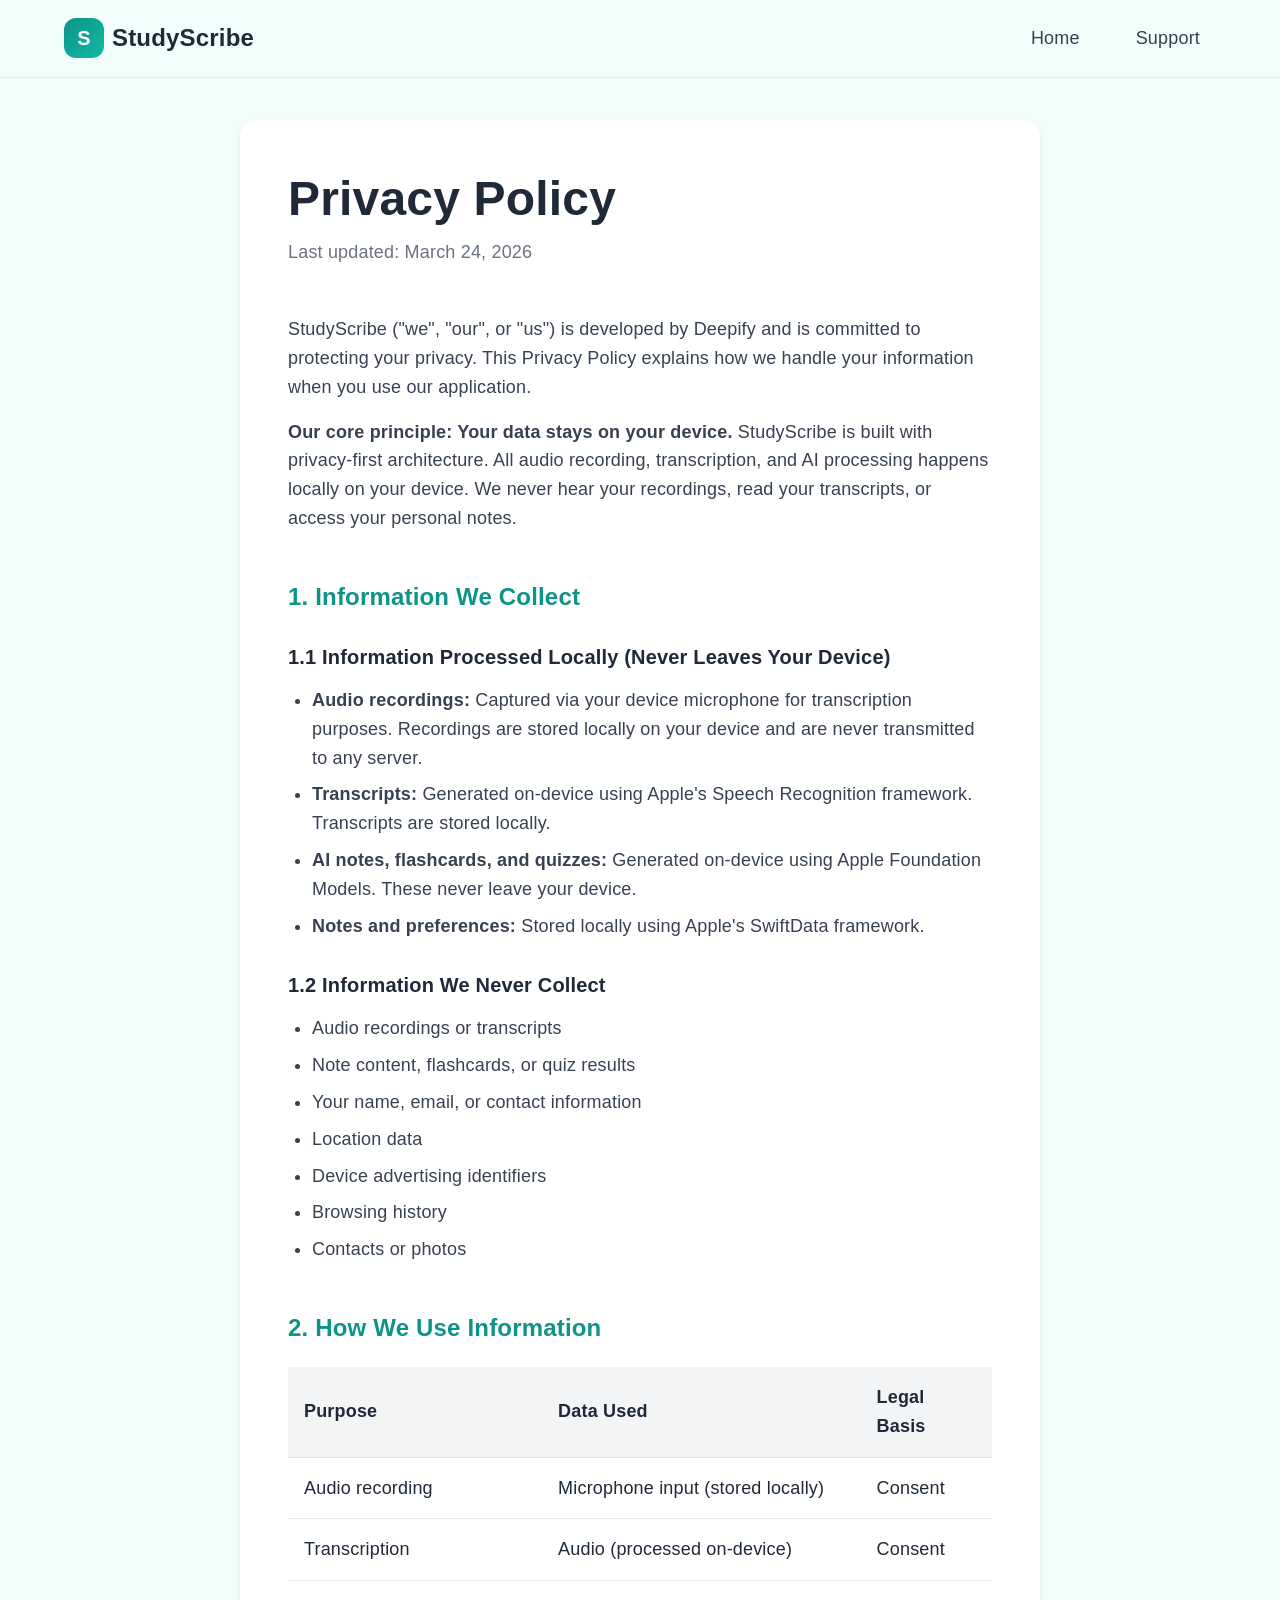
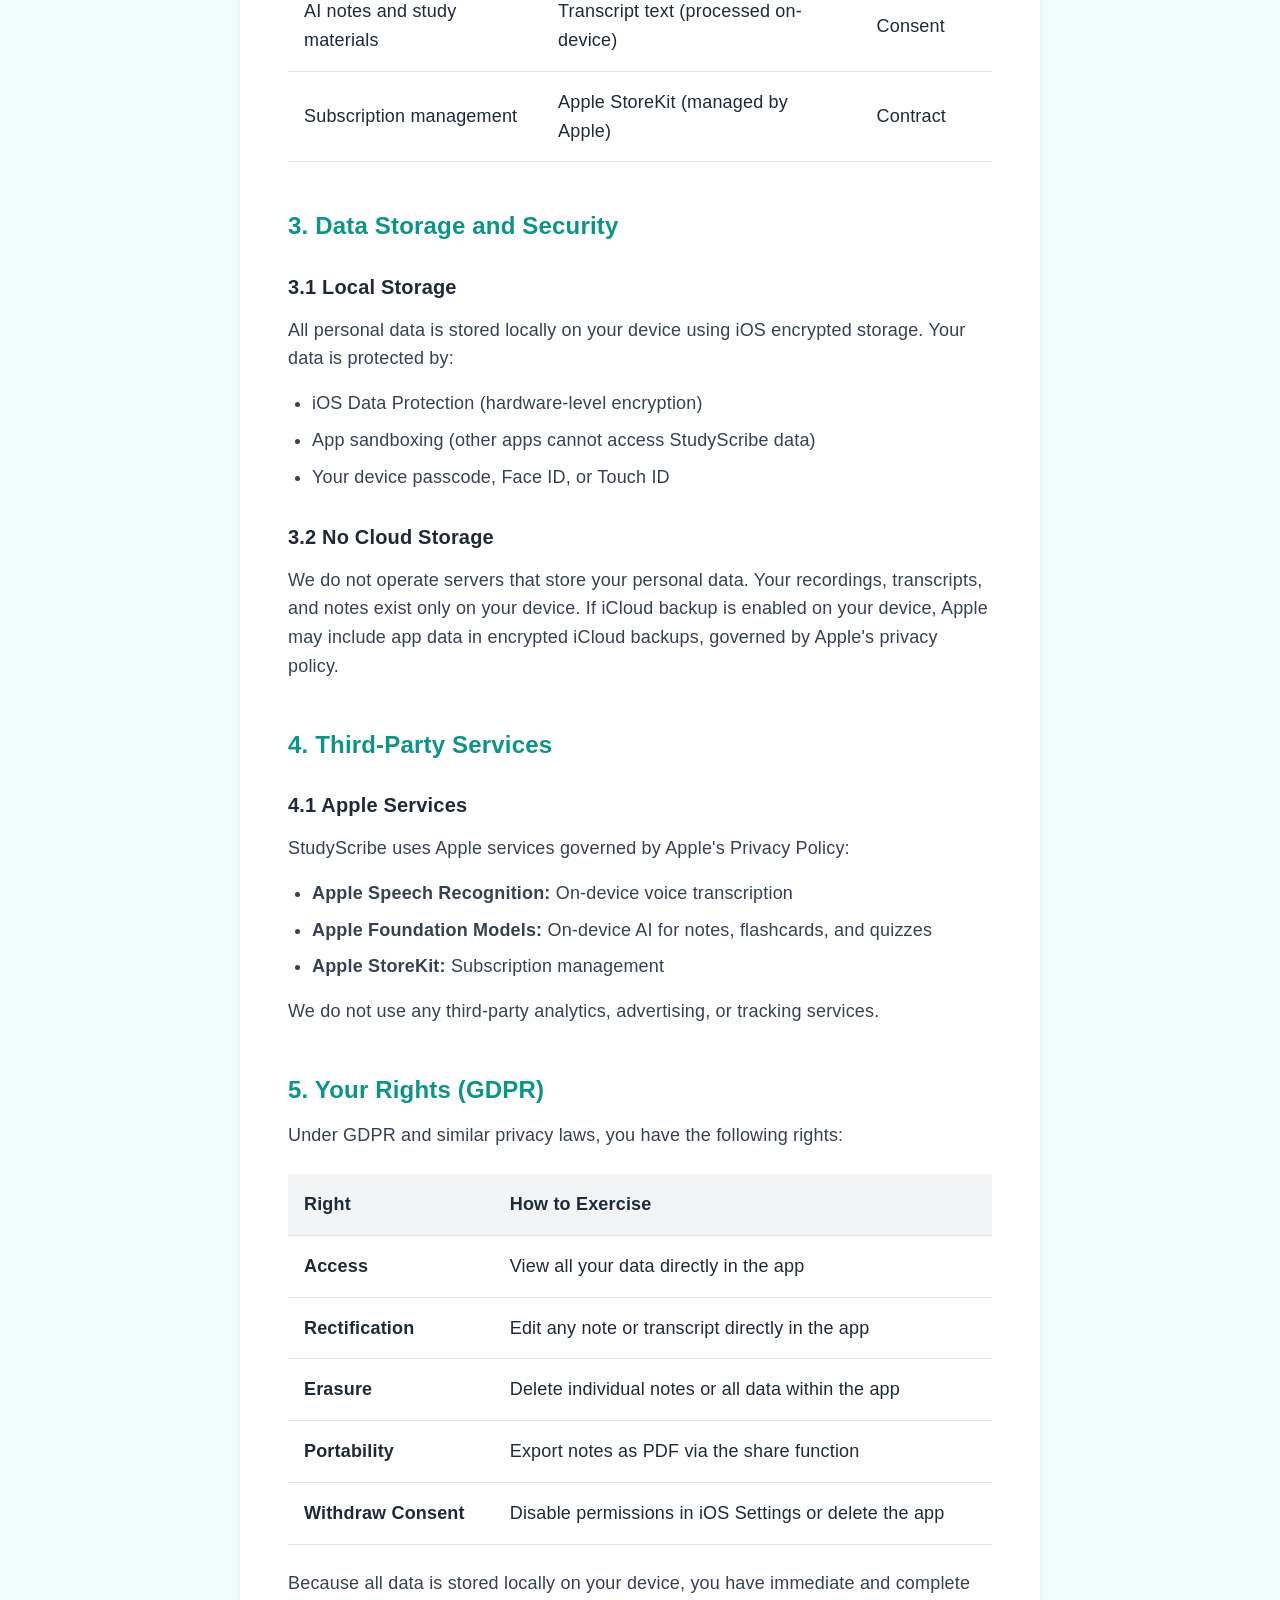
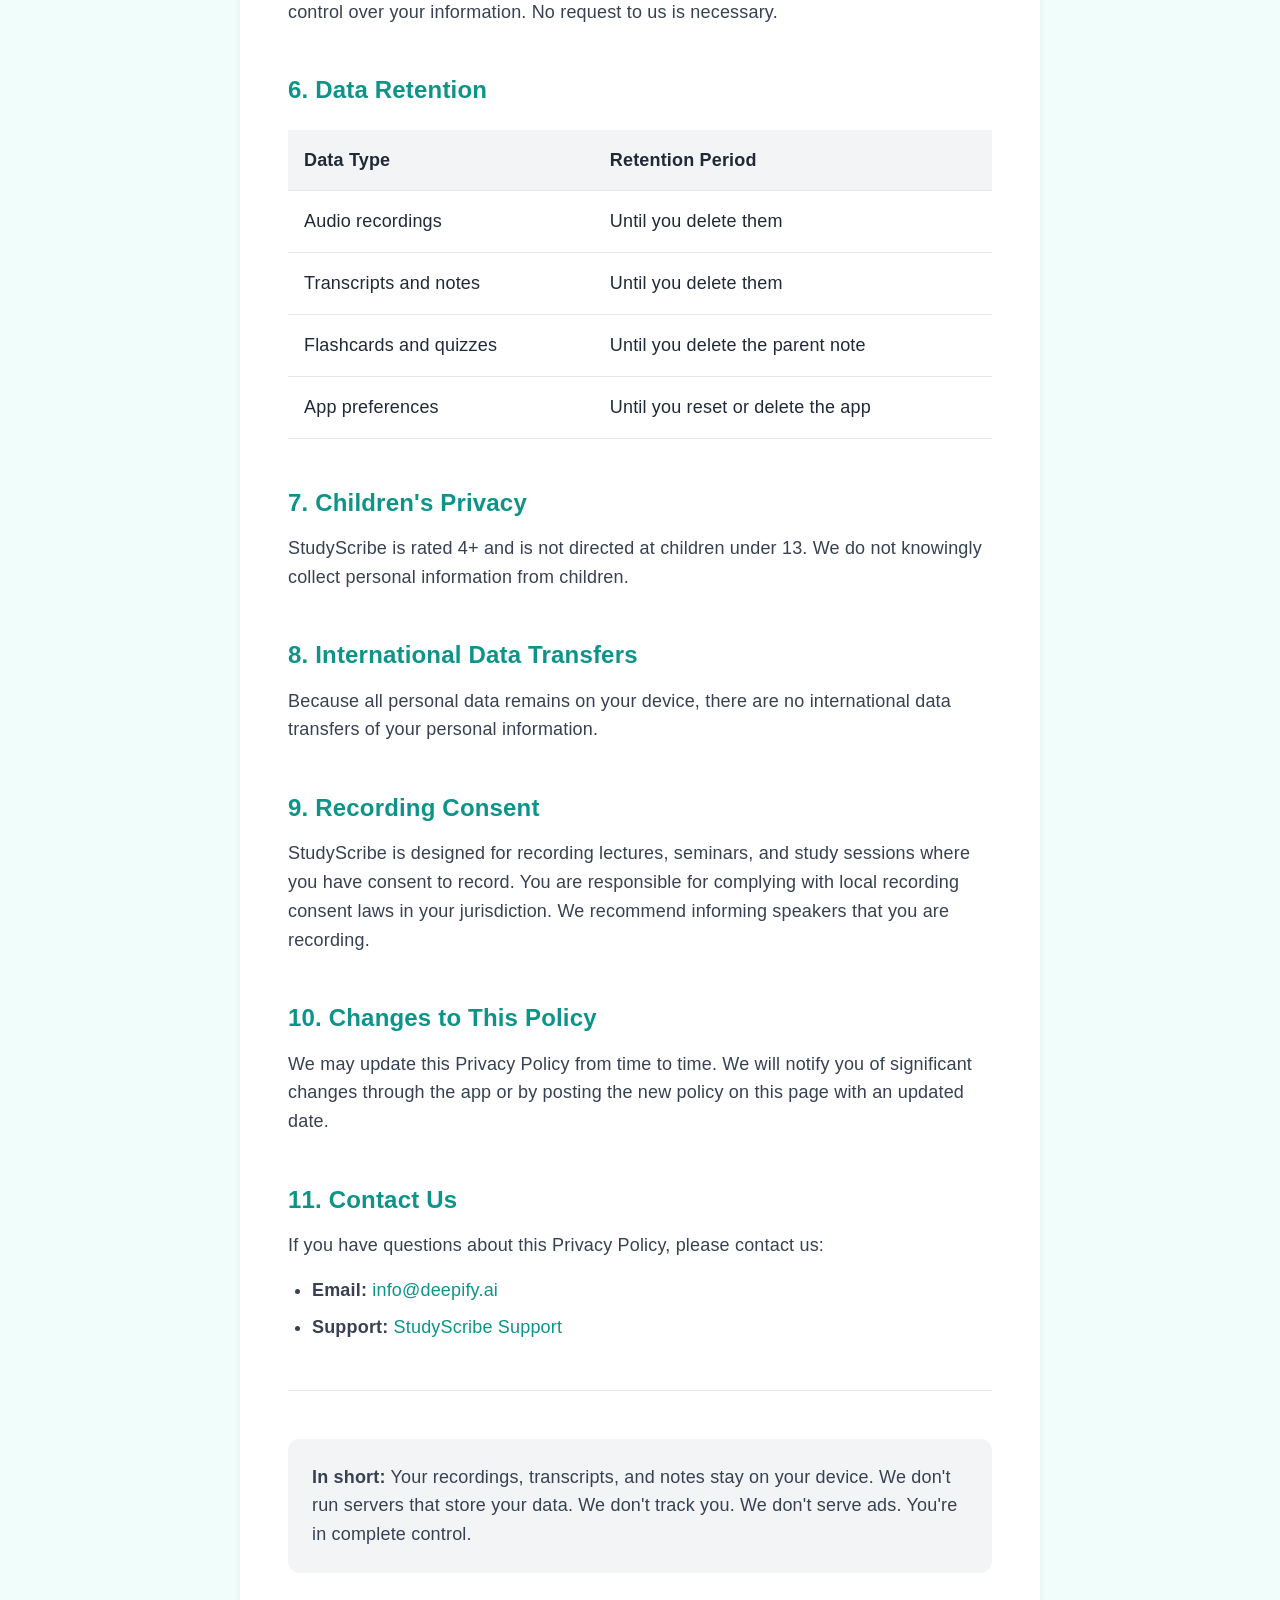
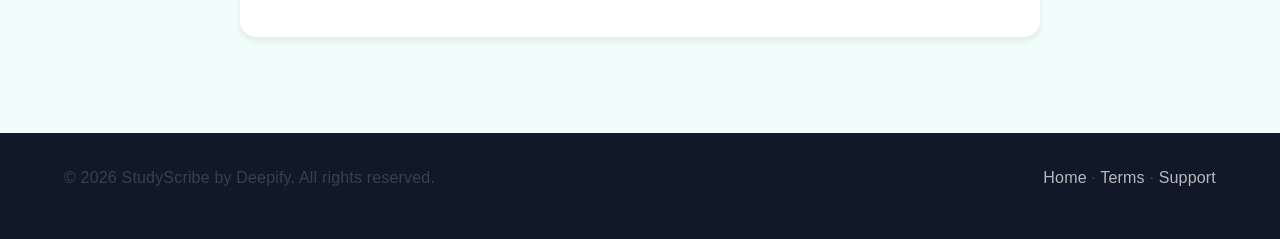
<file: privacy.html>
<!DOCTYPE html>
<html lang="en">
<head>
  <meta charset="UTF-8">
  <meta name="viewport" content="width=device-width, initial-scale=1.0">
  <meta name="description" content="StudyScribe Privacy Policy - How we protect your data and respect your privacy.">
  <title>Privacy Policy - StudyScribe</title>
  <link rel="stylesheet" href="css/styles.css">
</head>
<body>
  <header class="header">
    <div class="container">
      <a href="index.html" class="logo">
        <div class="logo-icon">S</div>
        <span>StudyScribe</span>
      </a>
      <nav class="nav">
        <a href="index.html">Home</a>
        <a href="support.html">Support</a>
      </nav>
    </div>
  </header>

  <section class="legal-page">
    <div class="container">
      <div class="legal-content">
        <h1>Privacy Policy</h1>
        <p class="last-updated">Last updated: March 24, 2026</p>

        <p>
          StudyScribe ("we", "our", or "us") is developed by Deepify and is committed to protecting your privacy. This Privacy Policy explains how we handle your information when you use our application.
        </p>

        <p>
          <strong>Our core principle: Your data stays on your device.</strong> StudyScribe is built with privacy-first architecture. All audio recording, transcription, and AI processing happens locally on your device. We never hear your recordings, read your transcripts, or access your personal notes.
        </p>

        <h2>1. Information We Collect</h2>

        <h3>1.1 Information Processed Locally (Never Leaves Your Device)</h3>
        <ul>
          <li><strong>Audio recordings:</strong> Captured via your device microphone for transcription purposes. Recordings are stored locally on your device and are never transmitted to any server.</li>
          <li><strong>Transcripts:</strong> Generated on-device using Apple's Speech Recognition framework. Transcripts are stored locally.</li>
          <li><strong>AI notes, flashcards, and quizzes:</strong> Generated on-device using Apple Foundation Models. These never leave your device.</li>
          <li><strong>Notes and preferences:</strong> Stored locally using Apple's SwiftData framework.</li>
        </ul>

        <h3>1.2 Information We Never Collect</h3>
        <ul>
          <li>Audio recordings or transcripts</li>
          <li>Note content, flashcards, or quiz results</li>
          <li>Your name, email, or contact information</li>
          <li>Location data</li>
          <li>Device advertising identifiers</li>
          <li>Browsing history</li>
          <li>Contacts or photos</li>
        </ul>

        <h2>2. How We Use Information</h2>

        <table>
          <thead>
            <tr>
              <th>Purpose</th>
              <th>Data Used</th>
              <th>Legal Basis</th>
            </tr>
          </thead>
          <tbody>
            <tr>
              <td>Audio recording</td>
              <td>Microphone input (stored locally)</td>
              <td>Consent</td>
            </tr>
            <tr>
              <td>Transcription</td>
              <td>Audio (processed on-device)</td>
              <td>Consent</td>
            </tr>
            <tr>
              <td>AI notes and study materials</td>
              <td>Transcript text (processed on-device)</td>
              <td>Consent</td>
            </tr>
            <tr>
              <td>Subscription management</td>
              <td>Apple StoreKit (managed by Apple)</td>
              <td>Contract</td>
            </tr>
          </tbody>
        </table>

        <h2>3. Data Storage and Security</h2>

        <h3>3.1 Local Storage</h3>
        <p>All personal data is stored locally on your device using iOS encrypted storage. Your data is protected by:</p>
        <ul>
          <li>iOS Data Protection (hardware-level encryption)</li>
          <li>App sandboxing (other apps cannot access StudyScribe data)</li>
          <li>Your device passcode, Face ID, or Touch ID</li>
        </ul>

        <h3>3.2 No Cloud Storage</h3>
        <p>
          We do not operate servers that store your personal data. Your recordings, transcripts, and notes exist only on your device. If iCloud backup is enabled on your device, Apple may include app data in encrypted iCloud backups, governed by Apple's privacy policy.
        </p>

        <h2>4. Third-Party Services</h2>

        <h3>4.1 Apple Services</h3>
        <p>StudyScribe uses Apple services governed by Apple's Privacy Policy:</p>
        <ul>
          <li><strong>Apple Speech Recognition:</strong> On-device voice transcription</li>
          <li><strong>Apple Foundation Models:</strong> On-device AI for notes, flashcards, and quizzes</li>
          <li><strong>Apple StoreKit:</strong> Subscription management</li>
        </ul>

        <p>We do not use any third-party analytics, advertising, or tracking services.</p>

        <h2>5. Your Rights (GDPR)</h2>

        <p>Under GDPR and similar privacy laws, you have the following rights:</p>

        <table>
          <thead>
            <tr>
              <th>Right</th>
              <th>How to Exercise</th>
            </tr>
          </thead>
          <tbody>
            <tr>
              <td><strong>Access</strong></td>
              <td>View all your data directly in the app</td>
            </tr>
            <tr>
              <td><strong>Rectification</strong></td>
              <td>Edit any note or transcript directly in the app</td>
            </tr>
            <tr>
              <td><strong>Erasure</strong></td>
              <td>Delete individual notes or all data within the app</td>
            </tr>
            <tr>
              <td><strong>Portability</strong></td>
              <td>Export notes as PDF via the share function</td>
            </tr>
            <tr>
              <td><strong>Withdraw Consent</strong></td>
              <td>Disable permissions in iOS Settings or delete the app</td>
            </tr>
          </tbody>
        </table>

        <p>
          Because all data is stored locally on your device, you have immediate and complete control over your information. No request to us is necessary.
        </p>

        <h2>6. Data Retention</h2>

        <table>
          <thead>
            <tr>
              <th>Data Type</th>
              <th>Retention Period</th>
            </tr>
          </thead>
          <tbody>
            <tr>
              <td>Audio recordings</td>
              <td>Until you delete them</td>
            </tr>
            <tr>
              <td>Transcripts and notes</td>
              <td>Until you delete them</td>
            </tr>
            <tr>
              <td>Flashcards and quizzes</td>
              <td>Until you delete the parent note</td>
            </tr>
            <tr>
              <td>App preferences</td>
              <td>Until you reset or delete the app</td>
            </tr>
          </tbody>
        </table>

        <h2>7. Children's Privacy</h2>
        <p>
          StudyScribe is rated 4+ and is not directed at children under 13. We do not knowingly collect personal information from children.
        </p>

        <h2>8. International Data Transfers</h2>
        <p>
          Because all personal data remains on your device, there are no international data transfers of your personal information.
        </p>

        <h2>9. Recording Consent</h2>
        <p>
          StudyScribe is designed for recording lectures, seminars, and study sessions where you have consent to record. You are responsible for complying with local recording consent laws in your jurisdiction. We recommend informing speakers that you are recording.
        </p>

        <h2>10. Changes to This Policy</h2>
        <p>
          We may update this Privacy Policy from time to time. We will notify you of significant changes through the app or by posting the new policy on this page with an updated date.
        </p>

        <h2>11. Contact Us</h2>
        <p>If you have questions about this Privacy Policy, please contact us:</p>
        <ul>
          <li><strong>Email:</strong> <a href="mailto:info@deepify.ai">info@deepify.ai</a></li>
          <li><strong>Support:</strong> <a href="support.html">StudyScribe Support</a></li>
        </ul>

        <hr style="margin: 48px 0; border: none; border-top: 1px solid var(--color-border);">

        <p style="background: var(--color-bg-light); padding: 24px; border-radius: 12px; margin-top: 24px;">
          <strong>In short:</strong> Your recordings, transcripts, and notes stay on your device. We don't run servers that store your data. We don't track you. We don't serve ads. You're in complete control.
        </p>

      </div>
    </div>
  </section>

  <footer class="footer">
    <div class="container">
      <div class="footer-bottom" style="border-top: none; padding-top: 0;">
        <p>&copy; 2026 StudyScribe by Deepify. All rights reserved.</p>
        <p>
          <a href="index.html">Home</a> &middot;
          <a href="terms.html">Terms</a> &middot;
          <a href="support.html">Support</a>
        </p>
      </div>
    </div>
  </footer>
</body>
</html>
</file>
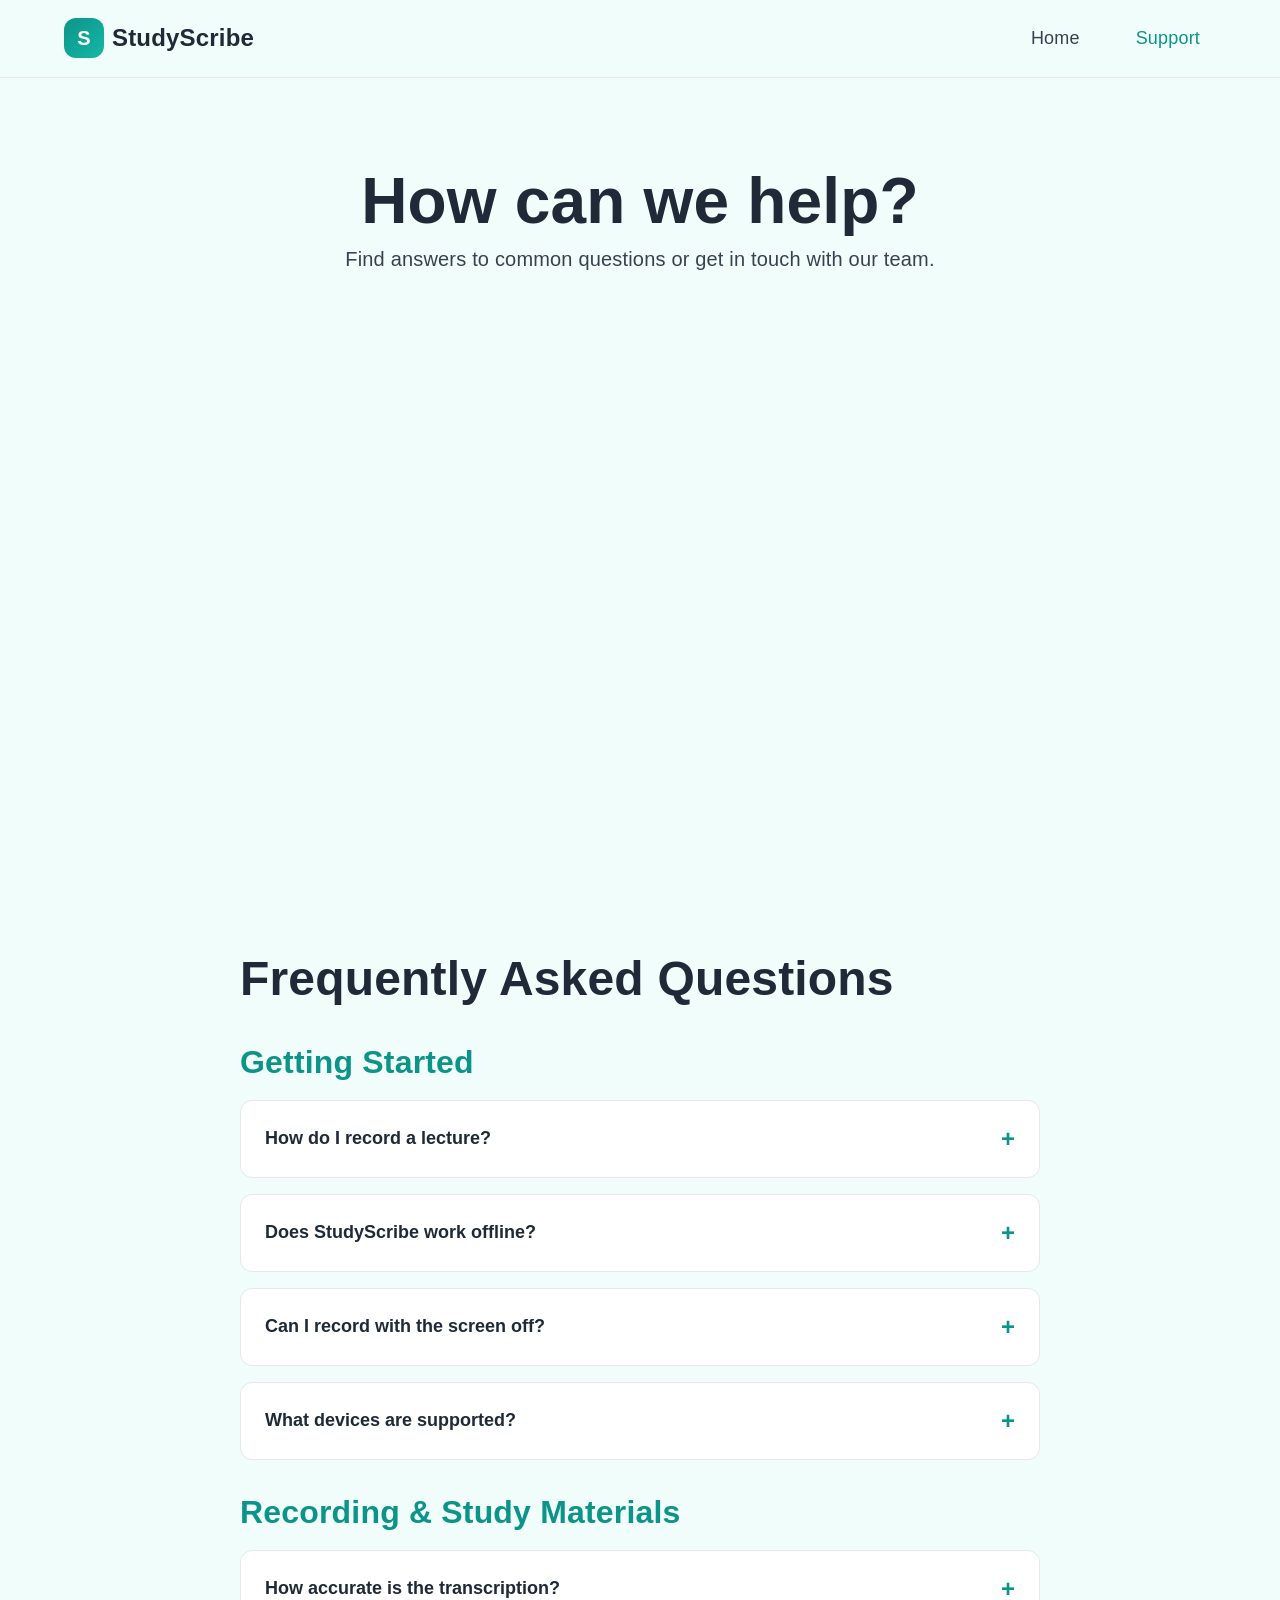
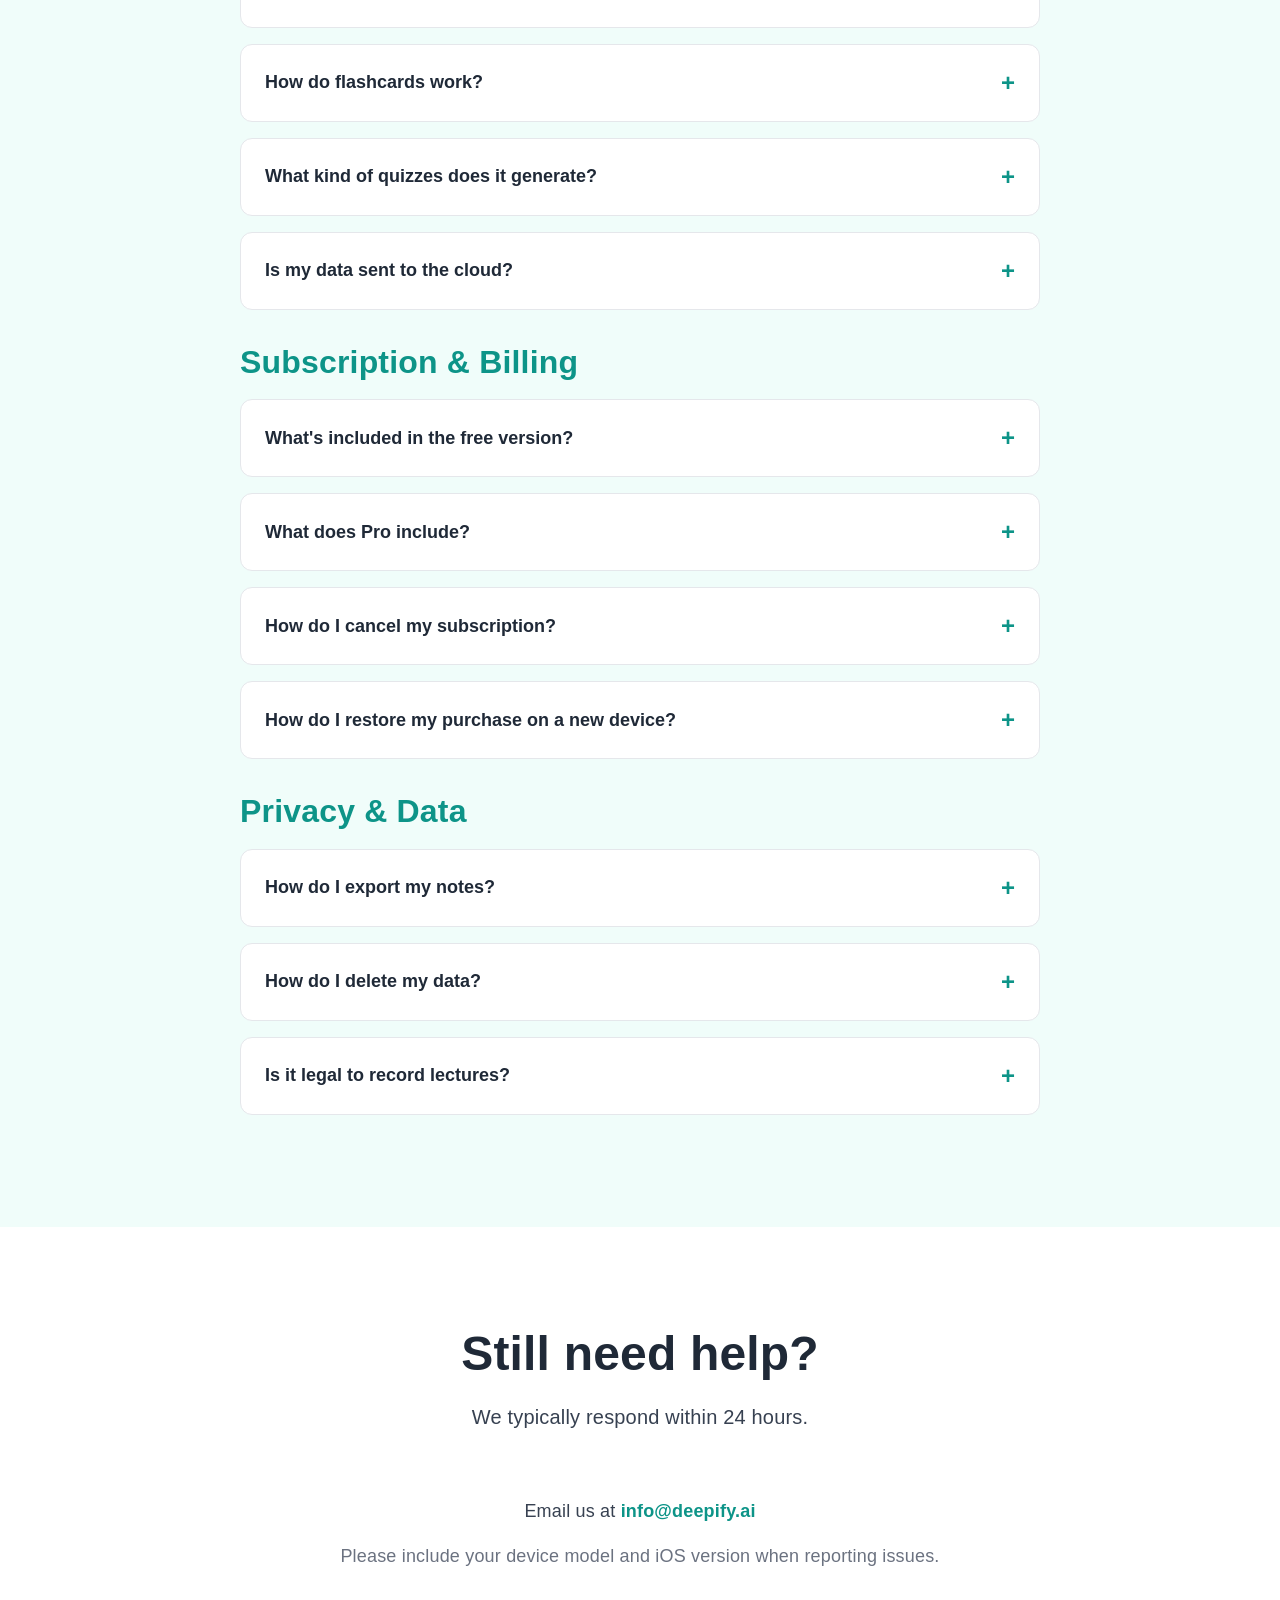
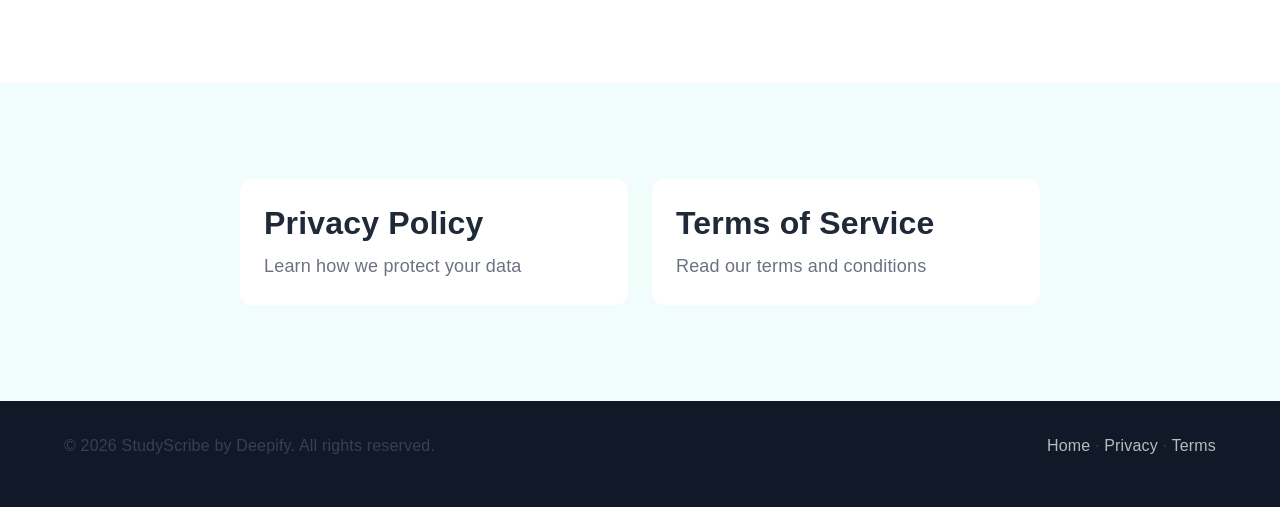
<file: support.html>
<!DOCTYPE html>
<html lang="en">
<head>
  <meta charset="UTF-8">
  <meta name="viewport" content="width=device-width, initial-scale=1.0">
  <meta name="description" content="StudyScribe Support - Get help with StudyScribe, find answers to common questions, and contact our team.">
  <title>Support - StudyScribe</title>
  <link rel="stylesheet" href="css/styles.css">
</head>
<body>
  <header class="header">
    <div class="container">
      <a href="index.html" class="logo">
        <div class="logo-icon">S</div>
        <span>StudyScribe</span>
      </a>
      <nav class="nav">
        <a href="index.html">Home</a>
        <a href="support.html" style="color: var(--color-primary);">Support</a>
      </nav>
    </div>
  </header>

  <section class="legal-page" style="padding-bottom: 0;">
    <div class="container">
      <div class="section-header" style="padding-top: 40px;">
        <h1>How can we help?</h1>
        <p>Find answers to common questions or get in touch with our team.</p>
      </div>
    </div>
  </section>

  <section id="faq" style="padding-top: 48px;">
    <div class="container">
      <div style="max-width: 800px; margin: 0 auto;">
        <h2 style="margin-bottom: 24px;">Frequently Asked Questions</h2>

        <h3 style="color: var(--color-primary); margin-top: 32px; margin-bottom: 16px;">Getting Started</h3>

        <div class="faq-item">
          <button class="faq-question">How do I record a lecture?</button>
          <div class="faq-answer">
            <p>Tap the record button on the main screen. StudyScribe will begin recording audio and showing a live transcript as the speaker talks. When the lecture ends, tap stop. The app will then generate structured notes, flashcards, and quiz questions from the recording.</p>
          </div>
        </div>

        <div class="faq-item">
          <button class="faq-question">Does StudyScribe work offline?</button>
          <div class="faq-answer">
            <p>Yes. All core features work without an internet connection. Recording, transcription, and AI processing all happen on your device. The only features that need internet are subscription verification and downloading app updates.</p>
          </div>
        </div>

        <div class="faq-item">
          <button class="faq-question">Can I record with the screen off?</button>
          <div class="faq-answer">
            <p>Yes. StudyScribe supports background audio recording. You can lock your phone or switch to another app and the recording will continue. This is essential for long lectures (50-120 minutes) where you don't want to keep the screen on.</p>
          </div>
        </div>

        <div class="faq-item">
          <button class="faq-question">What devices are supported?</button>
          <div class="faq-answer">
            <p>StudyScribe works on iPhone, iPad, and Mac. AI features (structured notes, flashcards, quizzes) work best on devices that support Apple Intelligence (iPhone 15 Pro and later, or iPhone 16 series). Older devices can still record and transcribe.</p>
          </div>
        </div>

        <h3 style="color: var(--color-primary); margin-top: 32px; margin-bottom: 16px;">Recording &amp; Study Materials</h3>

        <div class="faq-item">
          <button class="faq-question">How accurate is the transcription?</button>
          <div class="faq-answer">
            <p>StudyScribe uses Apple's Speech Recognition framework, which is generally very accurate for clear English speech. Accuracy may vary with heavy accents, background noise, or very fast speakers. You can always edit the transcript after recording.</p>
          </div>
        </div>

        <div class="faq-item">
          <button class="faq-question">How do flashcards work?</button>
          <div class="faq-answer">
            <p>After recording, StudyScribe's AI analyses your lecture transcript and generates flashcards with key terms and definitions. Swipe through them to revise. Pro users also get spaced repetition to optimise review timing.</p>
          </div>
        </div>

        <div class="faq-item">
          <button class="faq-question">What kind of quizzes does it generate?</button>
          <div class="faq-answer">
            <p>StudyScribe generates multiple choice and short answer questions based on the content of your lecture. Questions are designed to test comprehension, not just recall. Your scores are tracked so you can see where you need more revision.</p>
          </div>
        </div>

        <div class="faq-item">
          <button class="faq-question">Is my data sent to the cloud?</button>
          <div class="faq-answer">
            <p>No. All recording, transcription, and AI processing happens entirely on your device. Your audio never leaves your phone. We don't operate servers that store your data. See our <a href="privacy.html">Privacy Policy</a> for full details.</p>
          </div>
        </div>

        <h3 style="color: var(--color-primary); margin-top: 32px; margin-bottom: 16px;">Subscription &amp; Billing</h3>

        <div class="faq-item">
          <button class="faq-question">What's included in the free version?</button>
          <div class="faq-answer">
            <p>The free version includes:</p>
            <ul style="margin-top: 12px;">
              <li>3 lectures per month</li>
              <li>Full transcription</li>
              <li>AI-structured notes</li>
              <li>PDF export</li>
            </ul>
          </div>
        </div>

        <div class="faq-item">
          <button class="faq-question">What does Pro include?</button>
          <div class="faq-answer">
            <p>StudyScribe Pro unlocks:</p>
            <ul style="margin-top: 12px;">
              <li>Unlimited lectures</li>
              <li>Flashcard generation</li>
              <li>Quiz mode with scoring</li>
              <li>Spaced repetition</li>
              <li>Full-text search across all notes</li>
              <li>PDF export</li>
              <li>7-day free trial to try everything</li>
            </ul>
          </div>
        </div>

        <div class="faq-item">
          <button class="faq-question">How do I cancel my subscription?</button>
          <div class="faq-answer">
            <p>Subscriptions are managed through Apple:</p>
            <ol style="margin-top: 12px;">
              <li>Open iPhone Settings</li>
              <li>Tap your name at the top</li>
              <li>Tap Subscriptions</li>
              <li>Find StudyScribe and tap Cancel Subscription</li>
            </ol>
            <p style="margin-top: 12px;">You'll keep access until the end of your current billing period.</p>
          </div>
        </div>

        <div class="faq-item">
          <button class="faq-question">How do I restore my purchase on a new device?</button>
          <div class="faq-answer">
            <p>Open StudyScribe on your new device and go to Settings. Tap "Restore Purchases" and your Pro subscription will be restored automatically, as long as you're signed in with the same Apple ID.</p>
          </div>
        </div>

        <h3 style="color: var(--color-primary); margin-top: 32px; margin-bottom: 16px;">Privacy &amp; Data</h3>

        <div class="faq-item">
          <button class="faq-question">How do I export my notes?</button>
          <div class="faq-answer">
            <p>Open any note and tap the share button. You can export as PDF. Share to any app on your device: Notes, Files, email, AirDrop, or anywhere else.</p>
          </div>
        </div>

        <div class="faq-item">
          <button class="faq-question">How do I delete my data?</button>
          <div class="faq-answer">
            <p>You can delete individual recordings by swiping left on them in the notes list, or use the edit and delete buttons within any note. To delete all data, remove the app from your device. Since we don't store any of your data on our servers, deletion is immediate and complete.</p>
          </div>
        </div>

        <div class="faq-item">
          <button class="faq-question">Is it legal to record lectures?</button>
          <div class="faq-answer">
            <p>Most universities allow recording of lectures for personal study purposes. However, policies vary by institution and jurisdiction. We recommend checking your university's recording policy and informing lecturers when possible. StudyScribe is intended for personal revision, not redistribution.</p>
          </div>
        </div>

      </div>
    </div>
  </section>

  <section id="contact" style="background: var(--color-white);">
    <div class="container">
      <div class="section-header">
        <h2>Still need help?</h2>
        <p>We typically respond within 24 hours.</p>
      </div>

      <div style="max-width: 600px; margin: 0 auto; text-align: center;">
        <p>Email us at <a href="mailto:info@deepify.ai" style="font-weight: 600;">info@deepify.ai</a></p>
        <p style="color: var(--color-text-muted); margin-top: 16px;">
          Please include your device model and iOS version when reporting issues.
        </p>
      </div>
    </div>
  </section>

  <section style="background: var(--color-bg-cream);">
    <div class="container">
      <div style="display: grid; grid-template-columns: repeat(auto-fit, minmax(250px, 1fr)); gap: 24px; max-width: 800px; margin: 0 auto;">
        <a href="privacy.html" style="background: var(--color-white); padding: 24px; border-radius: 12px; text-decoration: none; display: block;">
          <h3 style="color: var(--color-text); margin-bottom: 8px;">Privacy Policy</h3>
          <p style="color: var(--color-text-muted); margin: 0;">Learn how we protect your data</p>
        </a>
        <a href="terms.html" style="background: var(--color-white); padding: 24px; border-radius: 12px; text-decoration: none; display: block;">
          <h3 style="color: var(--color-text); margin-bottom: 8px;">Terms of Service</h3>
          <p style="color: var(--color-text-muted); margin: 0;">Read our terms and conditions</p>
        </a>
      </div>
    </div>
  </section>

  <footer class="footer">
    <div class="container">
      <div class="footer-bottom" style="border-top: none; padding-top: 0;">
        <p>&copy; 2026 StudyScribe by Deepify. All rights reserved.</p>
        <p>
          <a href="index.html">Home</a> &middot;
          <a href="privacy.html">Privacy</a> &middot;
          <a href="terms.html">Terms</a>
        </p>
      </div>
    </div>
  </footer>

  <script>
    document.querySelectorAll('.faq-question').forEach(button => {
      button.addEventListener('click', () => {
        const item = button.parentElement;
        document.querySelectorAll('.faq-item.open').forEach(openItem => {
          if (openItem !== item) openItem.classList.remove('open');
        });
        item.classList.toggle('open');
      });
    });
  </script>
</body>
</html>
</file>
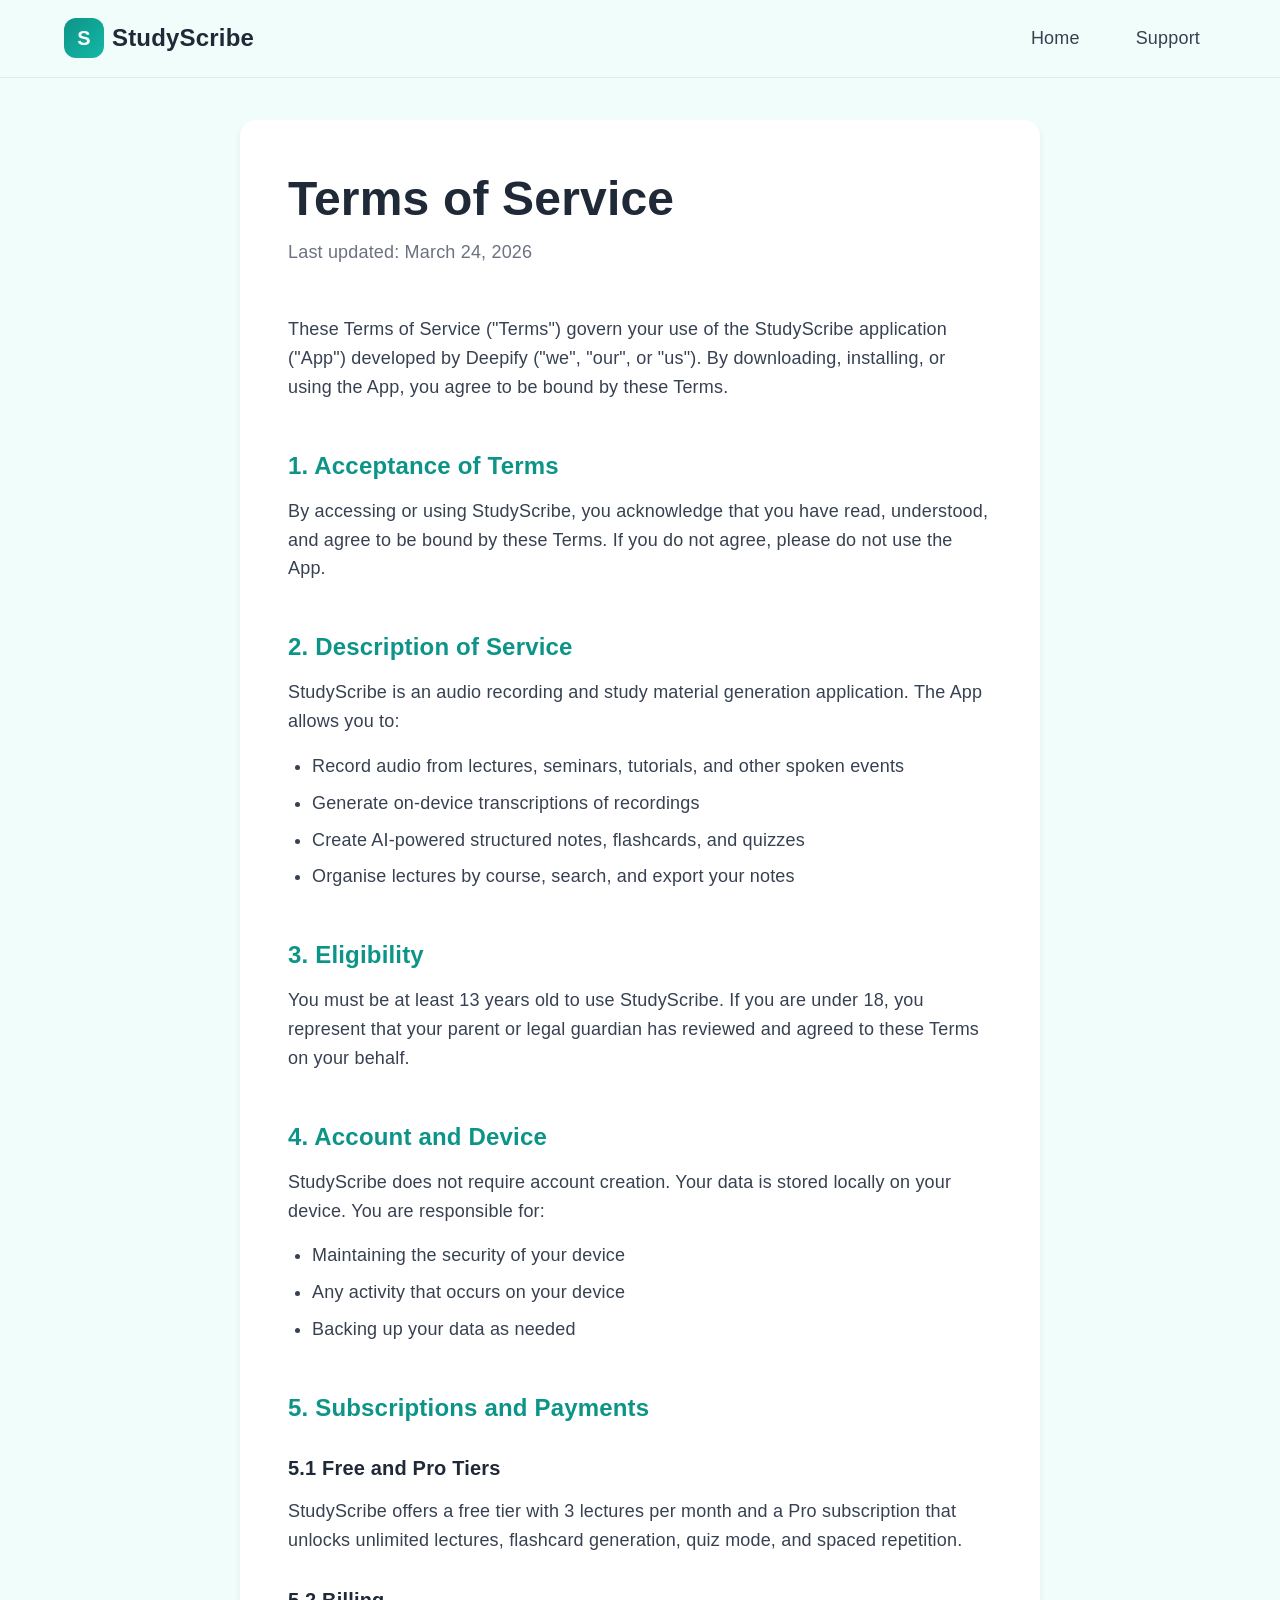
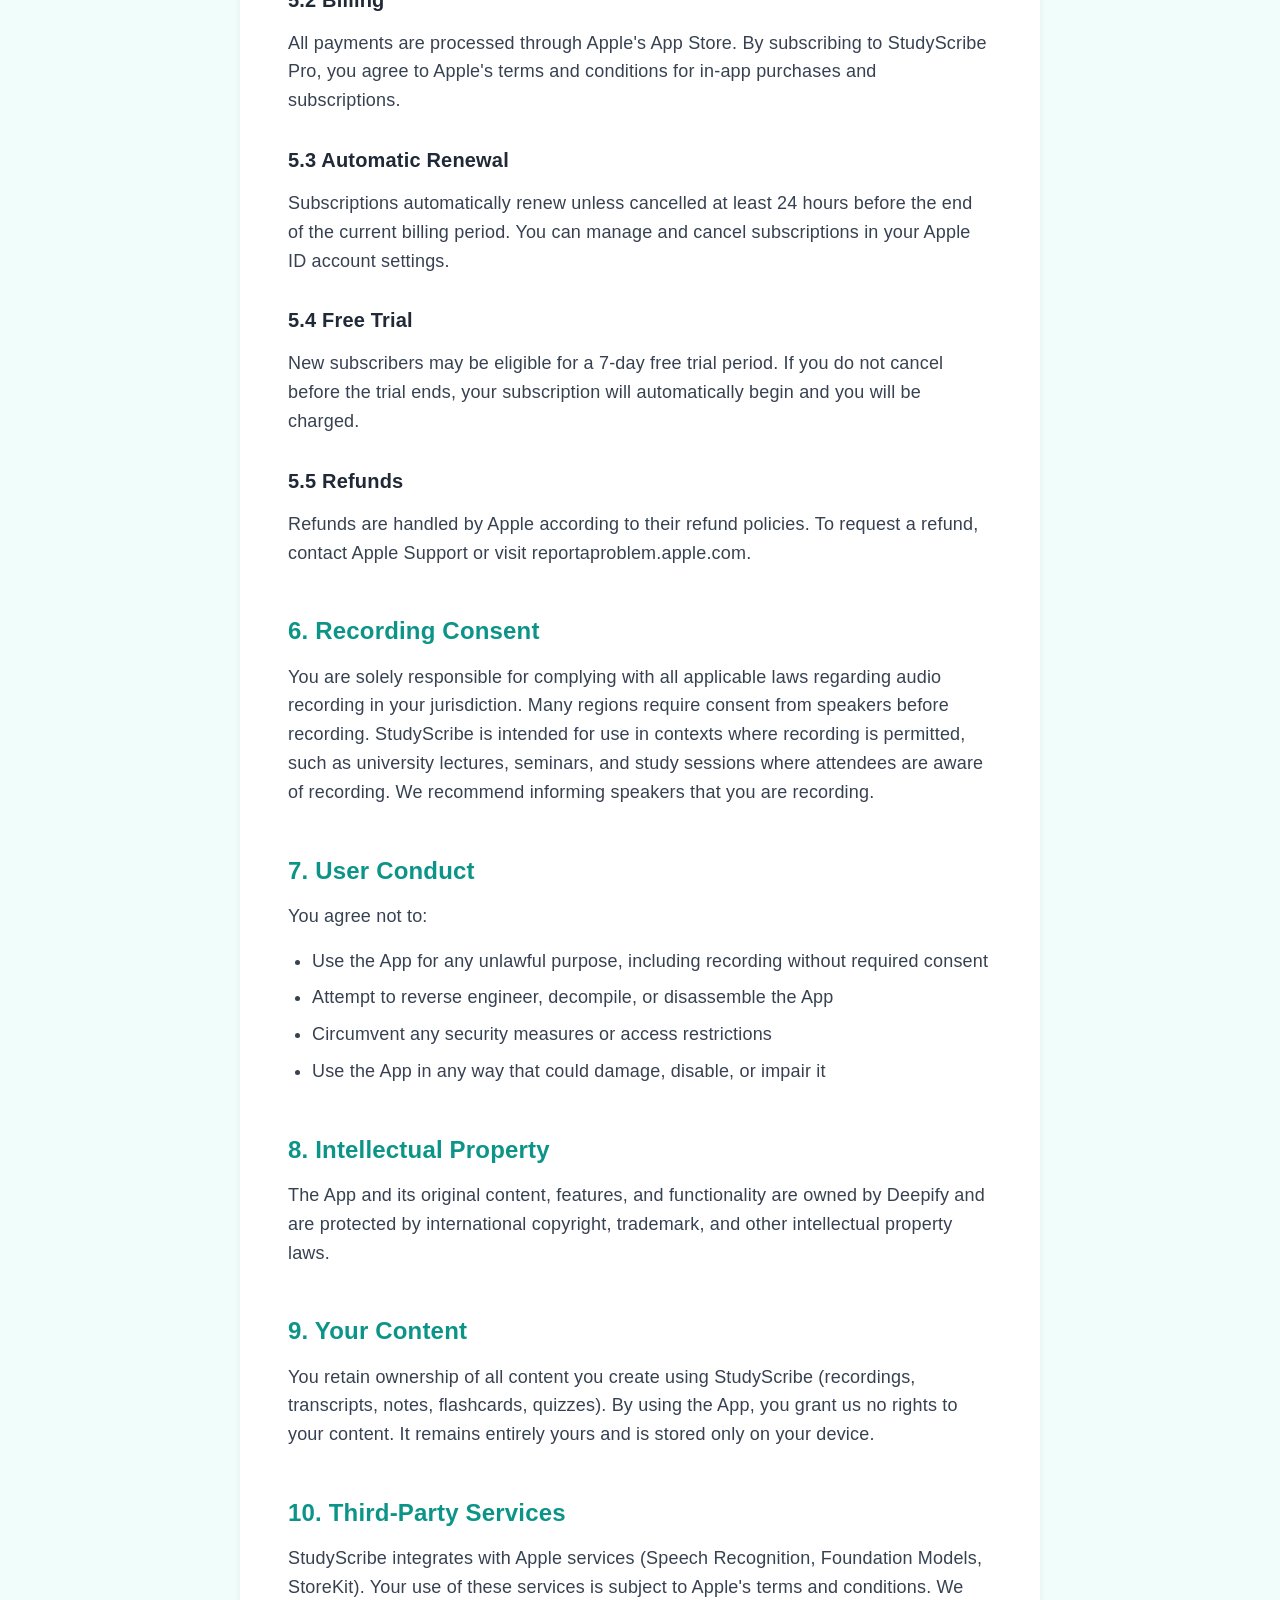
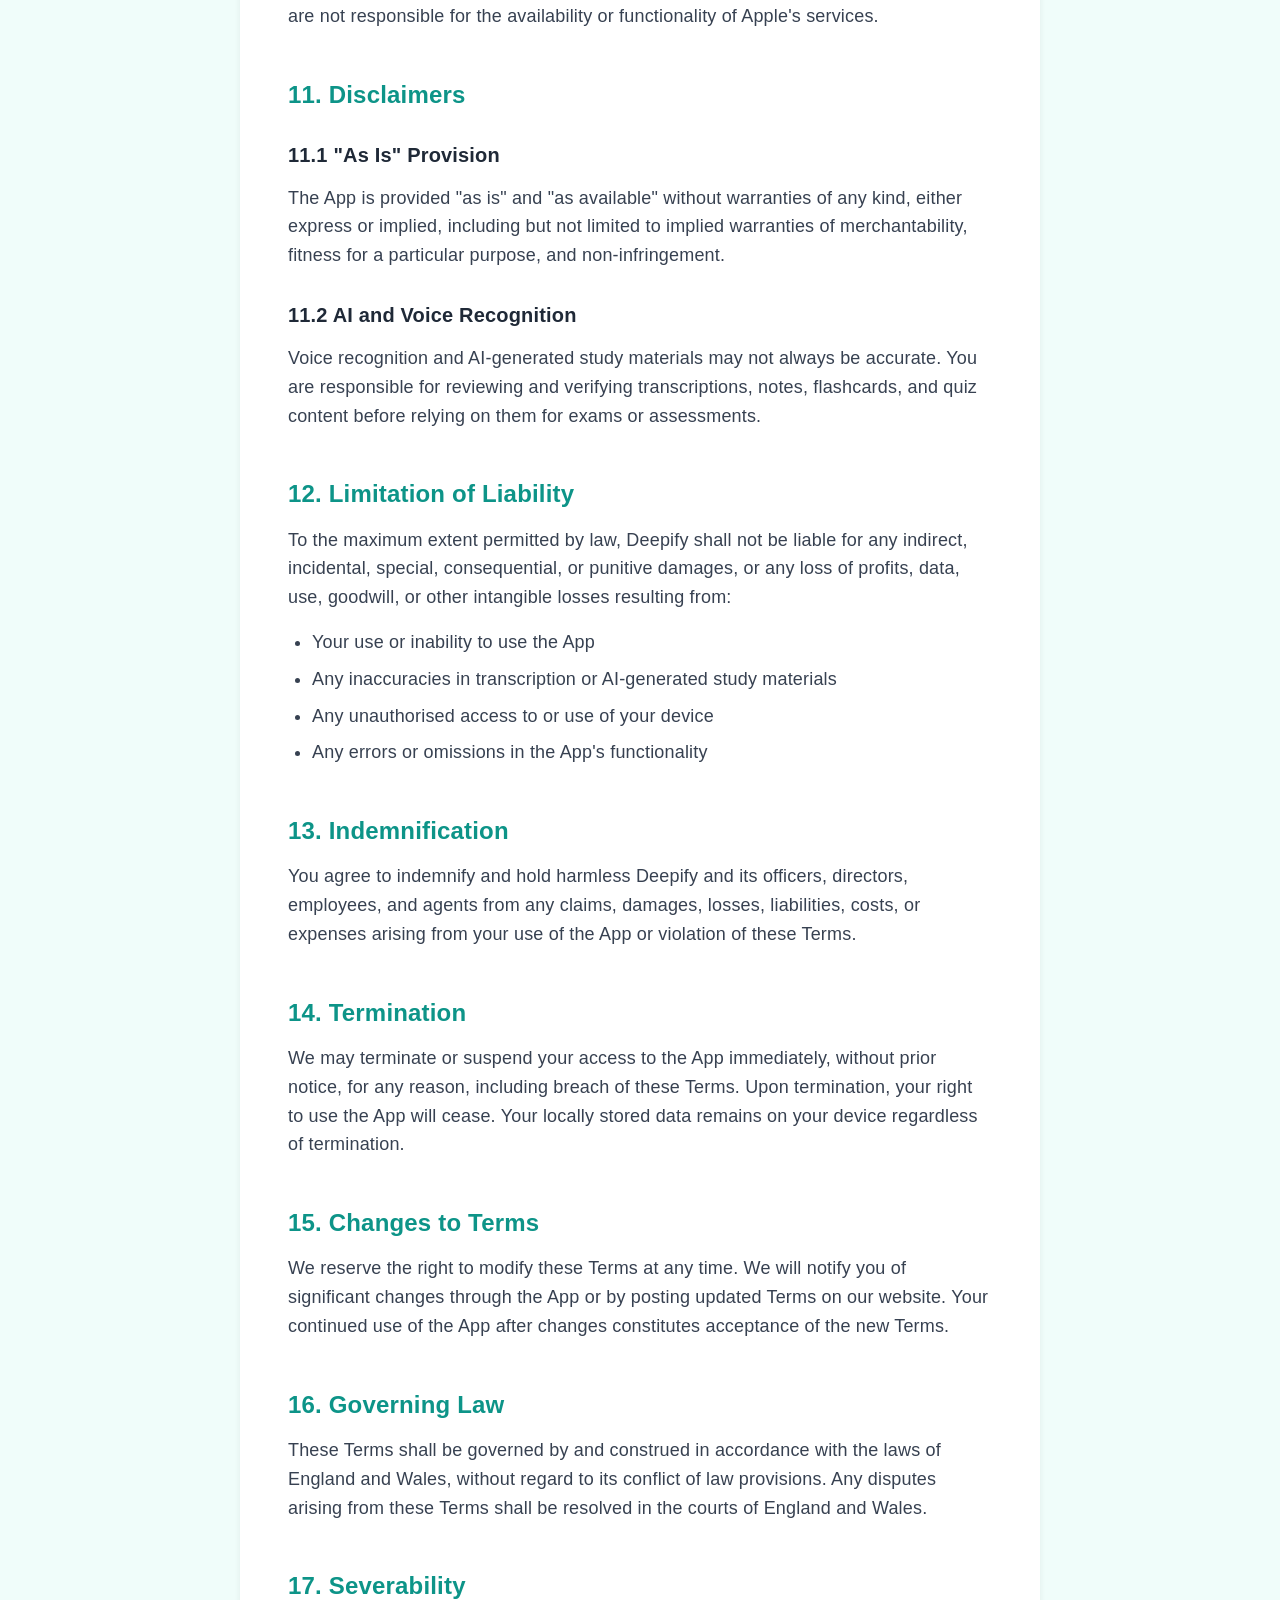
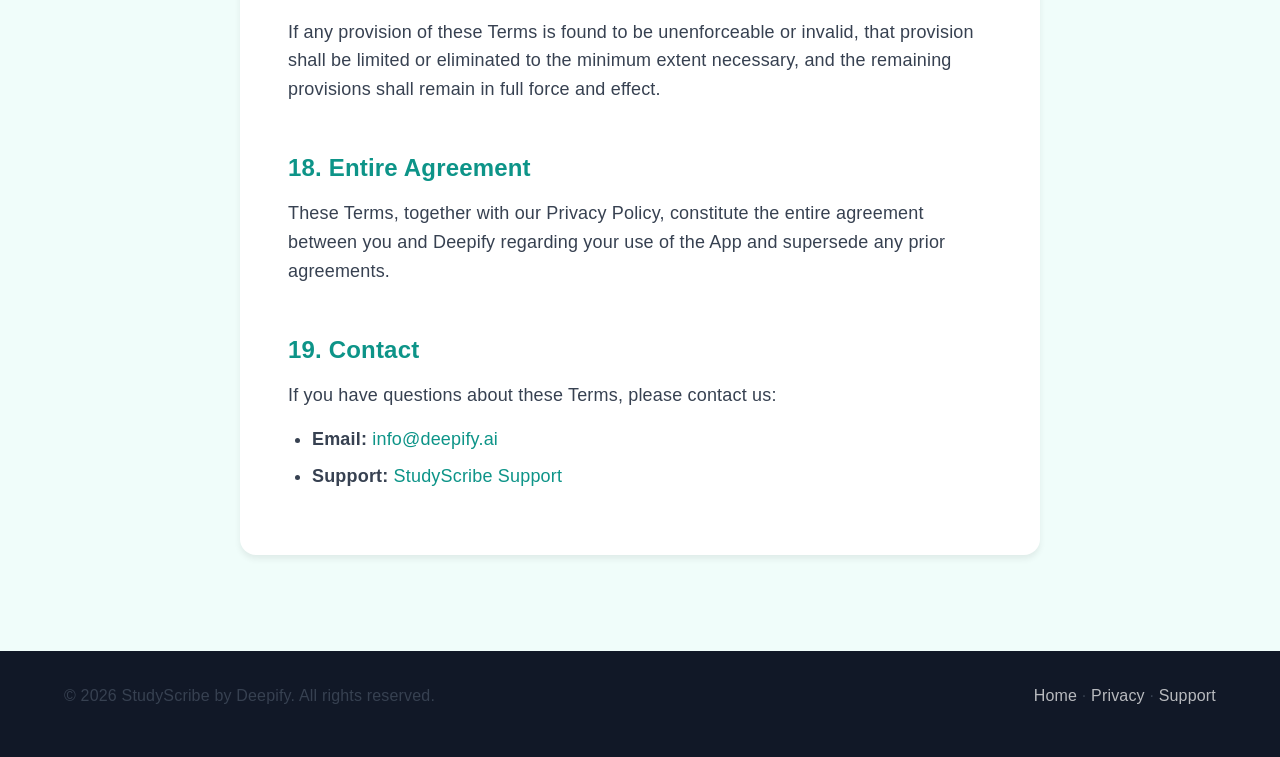
<file: terms.html>
<!DOCTYPE html>
<html lang="en">
<head>
  <meta charset="UTF-8">
  <meta name="viewport" content="width=device-width, initial-scale=1.0">
  <meta name="description" content="StudyScribe Terms of Service - Terms and conditions for using StudyScribe.">
  <title>Terms of Service - StudyScribe</title>
  <link rel="stylesheet" href="css/styles.css">
</head>
<body>
  <header class="header">
    <div class="container">
      <a href="index.html" class="logo">
        <div class="logo-icon">S</div>
        <span>StudyScribe</span>
      </a>
      <nav class="nav">
        <a href="index.html">Home</a>
        <a href="support.html">Support</a>
      </nav>
    </div>
  </header>

  <section class="legal-page">
    <div class="container">
      <div class="legal-content">
        <h1>Terms of Service</h1>
        <p class="last-updated">Last updated: March 24, 2026</p>

        <p>
          These Terms of Service ("Terms") govern your use of the StudyScribe application ("App") developed by Deepify ("we", "our", or "us"). By downloading, installing, or using the App, you agree to be bound by these Terms.
        </p>

        <h2>1. Acceptance of Terms</h2>
        <p>
          By accessing or using StudyScribe, you acknowledge that you have read, understood, and agree to be bound by these Terms. If you do not agree, please do not use the App.
        </p>

        <h2>2. Description of Service</h2>
        <p>StudyScribe is an audio recording and study material generation application. The App allows you to:</p>
        <ul>
          <li>Record audio from lectures, seminars, tutorials, and other spoken events</li>
          <li>Generate on-device transcriptions of recordings</li>
          <li>Create AI-powered structured notes, flashcards, and quizzes</li>
          <li>Organise lectures by course, search, and export your notes</li>
        </ul>

        <h2>3. Eligibility</h2>
        <p>
          You must be at least 13 years old to use StudyScribe. If you are under 18, you represent that your parent or legal guardian has reviewed and agreed to these Terms on your behalf.
        </p>

        <h2>4. Account and Device</h2>
        <p>
          StudyScribe does not require account creation. Your data is stored locally on your device. You are responsible for:
        </p>
        <ul>
          <li>Maintaining the security of your device</li>
          <li>Any activity that occurs on your device</li>
          <li>Backing up your data as needed</li>
        </ul>

        <h2>5. Subscriptions and Payments</h2>

        <h3>5.1 Free and Pro Tiers</h3>
        <p>
          StudyScribe offers a free tier with 3 lectures per month and a Pro subscription that unlocks unlimited lectures, flashcard generation, quiz mode, and spaced repetition.
        </p>

        <h3>5.2 Billing</h3>
        <p>
          All payments are processed through Apple's App Store. By subscribing to StudyScribe Pro, you agree to Apple's terms and conditions for in-app purchases and subscriptions.
        </p>

        <h3>5.3 Automatic Renewal</h3>
        <p>
          Subscriptions automatically renew unless cancelled at least 24 hours before the end of the current billing period. You can manage and cancel subscriptions in your Apple ID account settings.
        </p>

        <h3>5.4 Free Trial</h3>
        <p>
          New subscribers may be eligible for a 7-day free trial period. If you do not cancel before the trial ends, your subscription will automatically begin and you will be charged.
        </p>

        <h3>5.5 Refunds</h3>
        <p>
          Refunds are handled by Apple according to their refund policies. To request a refund, contact Apple Support or visit reportaproblem.apple.com.
        </p>

        <h2>6. Recording Consent</h2>
        <p>
          You are solely responsible for complying with all applicable laws regarding audio recording in your jurisdiction. Many regions require consent from speakers before recording. StudyScribe is intended for use in contexts where recording is permitted, such as university lectures, seminars, and study sessions where attendees are aware of recording. We recommend informing speakers that you are recording.
        </p>

        <h2>7. User Conduct</h2>
        <p>You agree not to:</p>
        <ul>
          <li>Use the App for any unlawful purpose, including recording without required consent</li>
          <li>Attempt to reverse engineer, decompile, or disassemble the App</li>
          <li>Circumvent any security measures or access restrictions</li>
          <li>Use the App in any way that could damage, disable, or impair it</li>
        </ul>

        <h2>8. Intellectual Property</h2>
        <p>
          The App and its original content, features, and functionality are owned by Deepify and are protected by international copyright, trademark, and other intellectual property laws.
        </p>

        <h2>9. Your Content</h2>
        <p>
          You retain ownership of all content you create using StudyScribe (recordings, transcripts, notes, flashcards, quizzes). By using the App, you grant us no rights to your content. It remains entirely yours and is stored only on your device.
        </p>

        <h2>10. Third-Party Services</h2>
        <p>
          StudyScribe integrates with Apple services (Speech Recognition, Foundation Models, StoreKit). Your use of these services is subject to Apple's terms and conditions. We are not responsible for the availability or functionality of Apple's services.
        </p>

        <h2>11. Disclaimers</h2>

        <h3>11.1 "As Is" Provision</h3>
        <p>
          The App is provided "as is" and "as available" without warranties of any kind, either express or implied, including but not limited to implied warranties of merchantability, fitness for a particular purpose, and non-infringement.
        </p>

        <h3>11.2 AI and Voice Recognition</h3>
        <p>
          Voice recognition and AI-generated study materials may not always be accurate. You are responsible for reviewing and verifying transcriptions, notes, flashcards, and quiz content before relying on them for exams or assessments.
        </p>

        <h2>12. Limitation of Liability</h2>
        <p>
          To the maximum extent permitted by law, Deepify shall not be liable for any indirect, incidental, special, consequential, or punitive damages, or any loss of profits, data, use, goodwill, or other intangible losses resulting from:
        </p>
        <ul>
          <li>Your use or inability to use the App</li>
          <li>Any inaccuracies in transcription or AI-generated study materials</li>
          <li>Any unauthorised access to or use of your device</li>
          <li>Any errors or omissions in the App's functionality</li>
        </ul>

        <h2>13. Indemnification</h2>
        <p>
          You agree to indemnify and hold harmless Deepify and its officers, directors, employees, and agents from any claims, damages, losses, liabilities, costs, or expenses arising from your use of the App or violation of these Terms.
        </p>

        <h2>14. Termination</h2>
        <p>
          We may terminate or suspend your access to the App immediately, without prior notice, for any reason, including breach of these Terms. Upon termination, your right to use the App will cease. Your locally stored data remains on your device regardless of termination.
        </p>

        <h2>15. Changes to Terms</h2>
        <p>
          We reserve the right to modify these Terms at any time. We will notify you of significant changes through the App or by posting updated Terms on our website. Your continued use of the App after changes constitutes acceptance of the new Terms.
        </p>

        <h2>16. Governing Law</h2>
        <p>
          These Terms shall be governed by and construed in accordance with the laws of England and Wales, without regard to its conflict of law provisions. Any disputes arising from these Terms shall be resolved in the courts of England and Wales.
        </p>

        <h2>17. Severability</h2>
        <p>
          If any provision of these Terms is found to be unenforceable or invalid, that provision shall be limited or eliminated to the minimum extent necessary, and the remaining provisions shall remain in full force and effect.
        </p>

        <h2>18. Entire Agreement</h2>
        <p>
          These Terms, together with our Privacy Policy, constitute the entire agreement between you and Deepify regarding your use of the App and supersede any prior agreements.
        </p>

        <h2>19. Contact</h2>
        <p>If you have questions about these Terms, please contact us:</p>
        <ul>
          <li><strong>Email:</strong> <a href="mailto:info@deepify.ai">info@deepify.ai</a></li>
          <li><strong>Support:</strong> <a href="support.html">StudyScribe Support</a></li>
        </ul>

      </div>
    </div>
  </section>

  <footer class="footer">
    <div class="container">
      <div class="footer-bottom" style="border-top: none; padding-top: 0;">
        <p>&copy; 2026 StudyScribe by Deepify. All rights reserved.</p>
        <p>
          <a href="index.html">Home</a> &middot;
          <a href="privacy.html">Privacy</a> &middot;
          <a href="support.html">Support</a>
        </p>
      </div>
    </div>
  </footer>
</body>
</html>
</file>
<file: css/styles.css>
/* StudyScribe Portal - Clean, Trustworthy Design */

:root {
  --color-primary: #0D9488;
  --color-primary-light: #14B8A6;
  --color-primary-dark: #0F766E;

  --color-success: #10B981;
  --color-warning: #F59E0B;

  --color-text: #1F2937;
  --color-text-secondary: #374151;
  --color-text-muted: #6B7280;
  --color-border: #E5E7EB;
  --color-bg-light: #F3F4F6;
  --color-bg-cream: #F0FDFA;
  --color-white: #FFFFFF;

  --color-dark-bg: #111827;
  --color-dark-surface: #1F2937;
  --color-dark-text: #F9FAFB;

  --font-family: 'SF Pro Rounded', -apple-system, BlinkMacSystemFont, 'Segoe UI', Roboto, sans-serif;
  --font-size-base: 18px;
  --font-size-sm: 16px;
  --font-size-lg: 20px;
  --font-size-xl: 24px;
  --font-size-2xl: 32px;
  --font-size-3xl: 48px;
  --font-size-4xl: 64px;
  --line-height: 1.6;
  --letter-spacing: 0.01em;

  --space-xs: 8px;
  --space-sm: 16px;
  --space-md: 24px;
  --space-lg: 32px;
  --space-xl: 48px;
  --space-2xl: 64px;
  --space-3xl: 96px;

  --max-width: 1200px;
  --border-radius: 12px;
  --border-radius-sm: 8px;
  --border-radius-lg: 16px;
  --border-radius-full: 9999px;

  --shadow-sm: 0 1px 2px rgba(0, 0, 0, 0.05);
  --shadow-md: 0 4px 6px rgba(0, 0, 0, 0.07);
  --shadow-lg: 0 10px 15px rgba(0, 0, 0, 0.1);

  --transition-fast: 150ms ease-in-out;
  --transition-normal: 250ms ease-in-out;
  --transition-slow: 350ms ease-in-out;
}

*, *::before, *::after { box-sizing: border-box; margin: 0; padding: 0; }
html { font-size: var(--font-size-base); scroll-behavior: smooth; }

@media (prefers-reduced-motion: reduce) {
  html { scroll-behavior: auto; }
  *, *::before, *::after { animation-duration: 0.01ms !important; transition-duration: 0.01ms !important; }
}

body {
  font-family: var(--font-family);
  font-size: var(--font-size-base);
  line-height: var(--line-height);
  letter-spacing: var(--letter-spacing);
  color: var(--color-text);
  background-color: var(--color-bg-cream);
  -webkit-font-smoothing: antialiased;
}

h1, h2, h3, h4, h5, h6 { font-weight: 600; line-height: 1.3; color: var(--color-text); }
h1 { font-size: var(--font-size-4xl); font-weight: 700; }
h2 { font-size: var(--font-size-3xl); }
h3 { font-size: var(--font-size-2xl); }
h4 { font-size: var(--font-size-xl); }

p { margin-bottom: var(--space-sm); color: var(--color-text-secondary); }

a { color: var(--color-primary); text-decoration: none; transition: color var(--transition-fast); }
a:hover { color: var(--color-primary-dark); }
a:focus-visible { outline: 2px solid var(--color-primary); outline-offset: 2px; border-radius: var(--border-radius-sm); }

.container { max-width: var(--max-width); margin: 0 auto; padding: 0 var(--space-md); }
section { padding: var(--space-3xl) 0; }

.header {
  position: fixed; top: 0; left: 0; right: 0;
  background: rgba(240, 253, 250, 0.9);
  backdrop-filter: blur(10px); -webkit-backdrop-filter: blur(10px);
  border-bottom: 1px solid var(--color-border);
  z-index: 1000; padding: var(--space-sm) 0;
}
.header .container { display: flex; justify-content: space-between; align-items: center; }

.logo { display: flex; align-items: center; gap: var(--space-xs); font-size: var(--font-size-xl); font-weight: 700; color: var(--color-text); }
.logo-icon {
  width: 40px; height: 40px;
  background: linear-gradient(135deg, var(--color-primary), var(--color-primary-light));
  border-radius: var(--border-radius);
  display: flex; align-items: center; justify-content: center;
  color: white; font-size: 20px;
}

.nav { display: flex; gap: var(--space-md); align-items: center; }
.nav a { color: var(--color-text-secondary); font-weight: 500; padding: var(--space-xs) var(--space-sm); border-radius: var(--border-radius-sm); transition: all var(--transition-fast); }
.nav a:hover { color: var(--color-primary); background: rgba(13, 148, 136, 0.1); }

.btn {
  display: inline-flex; align-items: center; justify-content: center; gap: var(--space-xs);
  padding: var(--space-sm) var(--space-md); font-size: var(--font-size-base); font-weight: 600;
  border-radius: var(--border-radius); border: none; cursor: pointer;
  transition: all var(--transition-normal); text-decoration: none; min-height: 48px;
}
.btn-primary { background: linear-gradient(135deg, var(--color-primary), var(--color-primary-dark)); color: white; box-shadow: var(--shadow-md); }
.btn-primary:hover { transform: translateY(-2px); box-shadow: var(--shadow-lg); color: white; }
.btn-secondary { background: var(--color-white); color: var(--color-primary); border: 2px solid var(--color-primary); }
.btn-secondary:hover { background: rgba(13, 148, 136, 0.1); }

.hero {
  min-height: 100vh; display: flex; align-items: center; padding-top: 80px;
  background: linear-gradient(180deg, var(--color-bg-cream) 0%, var(--color-white) 100%);
}
.hero .container { text-align: center; max-width: 800px; }
.hero h1 { margin-bottom: var(--space-md); background: linear-gradient(135deg, var(--color-text), var(--color-primary)); -webkit-background-clip: text; -webkit-text-fill-color: transparent; background-clip: text; }
.hero-subtitle { font-size: var(--font-size-xl); color: var(--color-text-secondary); margin-bottom: var(--space-lg); }
.hero-cta { display: flex; gap: var(--space-sm); justify-content: center; flex-wrap: wrap; }

.section-header { text-align: center; max-width: 700px; margin: 0 auto var(--space-2xl); }
.section-header h2 { margin-bottom: var(--space-sm); }
.section-header p { font-size: var(--font-size-lg); }

.features-grid { display: grid; grid-template-columns: repeat(3, 1fr); gap: var(--space-lg); }
.feature-card {
  background: var(--color-white); padding: var(--space-lg); border-radius: var(--border-radius-lg);
  text-align: center; transition: transform var(--transition-normal), box-shadow var(--transition-normal);
  border: 1px solid var(--color-border);
}
.feature-card:hover { transform: translateY(-4px); box-shadow: var(--shadow-lg); }
.feature-icon {
  width: 64px; height: 64px;
  background: linear-gradient(135deg, var(--color-primary), var(--color-primary-light));
  border-radius: var(--border-radius);
  display: flex; align-items: center; justify-content: center;
  margin: 0 auto var(--space-md); font-size: 28px;
}
.feature-card h3 { margin-bottom: var(--space-xs); font-size: var(--font-size-xl); }

.pricing-grid { display: grid; grid-template-columns: repeat(2, 1fr); gap: var(--space-lg); max-width: 700px; margin: 0 auto; }
.pricing-card {
  background: var(--color-white); border-radius: var(--border-radius-lg); padding: var(--space-lg);
  text-align: center; position: relative; border: 2px solid transparent; transition: all var(--transition-normal);
}
.pricing-card:hover { transform: translateY(-4px); box-shadow: var(--shadow-lg); }
.pricing-card.featured { border-color: var(--color-primary); }
.pricing-badge { position: absolute; top: -12px; left: 50%; transform: translateX(-50%); background: var(--color-primary); color: white; padding: var(--space-xs) var(--space-sm); border-radius: var(--border-radius-full); font-size: var(--font-size-sm); font-weight: 600; }
.pricing-price { font-size: var(--font-size-3xl); font-weight: 700; color: var(--color-text); margin-bottom: var(--space-sm); }
.pricing-price span { font-size: var(--font-size-base); font-weight: 400; color: var(--color-text-muted); }
.pricing-features { list-style: none; margin: var(--space-md) 0; text-align: left; }
.pricing-features li { padding: var(--space-xs) 0; display: flex; align-items: center; gap: var(--space-xs); color: var(--color-text-secondary); }
.pricing-features li::before { content: '\2713'; color: var(--color-success); font-weight: 700; }

.legal-page { padding-top: 120px; min-height: 100vh; }
.legal-content { max-width: 800px; margin: 0 auto; background: var(--color-white); padding: var(--space-xl); border-radius: var(--border-radius-lg); box-shadow: var(--shadow-md); }
.legal-content h1 { font-size: var(--font-size-3xl); margin-bottom: var(--space-xs); }
.legal-content .last-updated { color: var(--color-text-muted); margin-bottom: var(--space-xl); }
.legal-content h2 { font-size: var(--font-size-xl); margin-top: var(--space-xl); margin-bottom: var(--space-sm); color: var(--color-primary); }
.legal-content h3 { font-size: var(--font-size-lg); margin-top: var(--space-lg); margin-bottom: var(--space-sm); }
.legal-content ul, .legal-content ol { margin-left: var(--space-md); margin-bottom: var(--space-sm); }
.legal-content li { margin-bottom: var(--space-xs); color: var(--color-text-secondary); }
.legal-content table { width: 100%; border-collapse: collapse; margin: var(--space-md) 0; }
.legal-content th, .legal-content td { padding: var(--space-sm); text-align: left; border-bottom: 1px solid var(--color-border); }
.legal-content th { background: var(--color-bg-light); font-weight: 600; }

.faq-item { background: var(--color-white); border-radius: var(--border-radius); margin-bottom: var(--space-sm); overflow: hidden; border: 1px solid var(--color-border); }
.faq-question { width: 100%; padding: var(--space-md); background: none; border: none; text-align: left; font-size: var(--font-size-base); font-weight: 600; color: var(--color-text); cursor: pointer; display: flex; justify-content: space-between; align-items: center; transition: background var(--transition-fast); }
.faq-question:hover { background: var(--color-bg-light); }
.faq-question::after { content: '+'; font-size: var(--font-size-xl); color: var(--color-primary); transition: transform var(--transition-fast); }
.faq-item.open .faq-question::after { transform: rotate(45deg); }
.faq-answer { padding: 0 var(--space-md) var(--space-md); display: none; }
.faq-item.open .faq-answer { display: block; }

.footer { background: var(--color-dark-bg); color: var(--color-dark-text); padding: var(--space-lg) 0; }
.footer-bottom { display: flex; justify-content: space-between; align-items: center; color: rgba(255, 255, 255, 0.5); font-size: var(--font-size-sm); }
.footer-bottom a { color: rgba(255, 255, 255, 0.7); }
.footer-bottom a:hover { color: var(--color-primary-light); }

@media (max-width: 1024px) {
  .features-grid { grid-template-columns: 1fr; max-width: 500px; margin: 0 auto; }
  .pricing-grid { grid-template-columns: 1fr; max-width: 400px; }
}
@media (max-width: 768px) {
  :root { --font-size-4xl: 40px; --font-size-3xl: 32px; --font-size-2xl: 24px; }
  .nav { display: none; }
  .footer-bottom { flex-direction: column; gap: var(--space-sm); text-align: center; }
}
@media (prefers-color-scheme: dark) {
  :root {
    --color-text: #F9FAFB; --color-text-secondary: #D1D5DB; --color-text-muted: #9CA3AF;
    --color-bg-cream: #111827; --color-white: #1F2937; --color-border: #374151; --color-bg-light: #374151;
  }
  .header { background: rgba(17, 24, 39, 0.9); }
  .hero { background: linear-gradient(180deg, #111827 0%, #1F2937 100%); }
}
</file>
